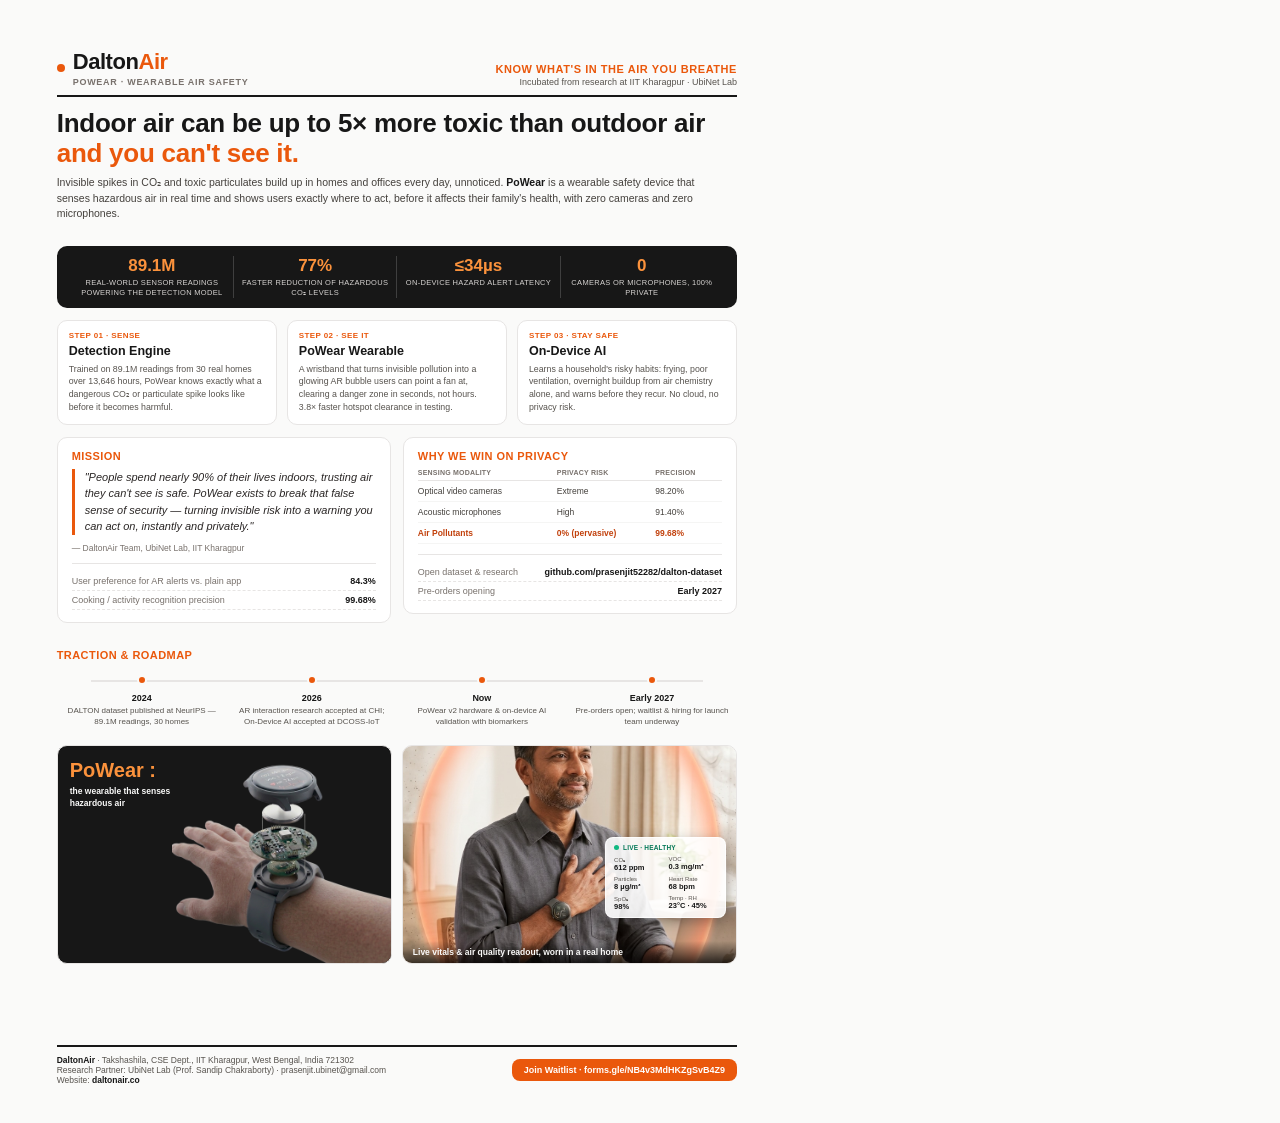
<file: onepager/DaltonAir_OnePager.html>
<!DOCTYPE html>
<html lang="en">
<head>
<meta charset="UTF-8">
<title>DaltonAir One-Pager</title>
<style>
  @page { size: A4; margin: 0; }
  * { box-sizing: border-box; margin: 0; padding: 0; }
  html, body {
    width: 210mm;
    height: 297mm;
    font-family: -apple-system, "Helvetica Neue", Arial, sans-serif;
    color: #171717;
    background: #FAFAF9;
    -webkit-print-color-adjust: exact;
    print-color-adjust: exact;
  }
  .page {
    width: 210mm;
    height: 297mm;
    padding: 13mm 15mm 10mm 15mm;
    display: flex;
    flex-direction: column;
  }
  .accent { color: #EA580C; }
  .dot { width: 8px; height: 8px; border-radius: 50%; background: #EA580C; display: inline-block; }

  /* Header */
  header {
    display: flex;
    justify-content: space-between;
    align-items: flex-end;
    border-bottom: 2px solid #171717;
    padding-bottom: 8px;
    margin-bottom: 12px;
  }
  .brand { display: flex; align-items: center; gap: 8px; }
  .brand-name { font-size: 22px; font-weight: 800; letter-spacing: -0.02em; }
  .brand-sub { font-size: 9px; color: #78716c; text-transform: uppercase; letter-spacing: 0.08em; font-weight: 600; margin-top: 2px; }
  .tagline-box { text-align: right; }
  .tagline { font-size: 11px; font-weight: 700; color: #EA580C; text-transform: uppercase; letter-spacing: 0.05em; }
  .tagline-2 { font-size: 9px; color: #57534e; margin-top: 2px; }

  /* Hero */
  .hero { margin-bottom: 12px; }
  .hero h1 {
    font-size: 26px;
    font-weight: 800;
    line-height: 1.15;
    letter-spacing: -0.01em;
    margin-bottom: 6px;
  }
  .hero p {
    font-size: 10.5px;
    color: #44403c;
    line-height: 1.5;
    max-width: 175mm;
  }
  .hero strong { color: #171717; font-weight: 700; }

  /* Stat strip */
  .stats {
    display: flex;
    justify-content: space-between;
    background: #171717;
    color: #FAFAF9;
    border-radius: 10px;
    padding: 10px 14px;
    margin: 12px 0;
  }
  .stat { text-align: center; flex: 1; }
  .stat .num { font-size: 17px; font-weight: 800; color: #FB923C; }
  .stat .lbl { font-size: 7.5px; color: #D6D3D1; text-transform: uppercase; letter-spacing: 0.04em; margin-top: 2px; line-height: 1.3; }
  .stat + .stat { border-left: 1px solid #3f3f3f; }

  /* Three pillars */
  .pillars { display: flex; gap: 10px; margin-bottom: 12px; }
  .pillar {
    flex: 1;
    border: 1px solid #E7E5E4;
    border-radius: 10px;
    padding: 10px 11px;
    background: white;
  }
  .pillar .step { font-size: 8px; font-weight: 700; color: #EA580C; text-transform: uppercase; letter-spacing: 0.05em; }
  .pillar h3 { font-size: 12.5px; font-weight: 800; margin: 4px 0 5px; }
  .pillar p { font-size: 8.8px; color: #57534e; line-height: 1.45; }

  /* Two column: mission + proof */
  .row2 { display: flex; gap: 12px; margin-bottom: 12px; }
  .col { flex: 1; }
  .card {
    border: 1px solid #E7E5E4;
    border-radius: 10px;
    padding: 12px 14px;
    background: white;
  }

  /* Roles / roadmap strip */
  .strip { display: flex; align-items: flex-start; gap: 10px; margin-bottom: 12px; }
  .role {
    flex: 1;
    border: 1px solid #E7E5E4;
    border-radius: 10px;
    padding: 10px 12px;
    background: white;
  }
  .role .tag { font-size: 7.5px; font-weight: 700; color: #EA580C; text-transform: uppercase; letter-spacing: 0.04em; }
  .role h4 { font-size: 11px; font-weight: 800; margin: 4px 0 4px; }
  .role p { font-size: 8.3px; color: #57534e; line-height: 1.4; }
  .role .loc { font-size: 7.5px; color: #a8a29e; margin-top: 6px; font-weight: 600; }

  /* Timeline */
  .timeline { margin: 14px 0 4px; }
  .timeline h3 {
    font-size: 11px; font-weight: 800; text-transform: uppercase; letter-spacing: 0.04em;
    color: #EA580C; margin-bottom: 14px;
  }
  .tl-track { display: flex; align-items: flex-start; position: relative; }
  .tl-track::before {
    content: ""; position: absolute; top: 5px; left: 5%; right: 5%; height: 2px; background: #E7E5E4;
  }
  .tl-item { flex: 1; text-align: center; position: relative; padding: 0 6px; }
  .tl-item .tl-dot { width: 10px; height: 10px; border-radius: 50%; background: #EA580C; border: 2px solid #FAFAF9; margin: 0 auto 8px; position: relative; z-index: 1; }
  .tl-item .tl-year { font-size: 9px; font-weight: 800; color: #171717; }
  .tl-item .tl-desc { font-size: 8px; color: #57534e; line-height: 1.4; margin-top: 2px; }
  .card h3 {
    font-size: 11px;
    font-weight: 800;
    text-transform: uppercase;
    letter-spacing: 0.04em;
    color: #EA580C;
    margin-bottom: 7px;
  }
  blockquote {
    font-size: 11px;
    font-style: italic;
    line-height: 1.5;
    color: #292524;
    border-left: 3px solid #EA580C;
    padding-left: 10px;
    margin-bottom: 8px;
  }
  .cite { font-size: 8.5px; color: #78716c; }

  table { width: 100%; border-collapse: collapse; font-size: 8.5px; }
  th { text-align: left; color: #78716c; text-transform: uppercase; font-size: 7px; letter-spacing: 0.03em; border-bottom: 1px solid #E7E5E4; padding-bottom: 4px; }
  td { padding: 5px 0; border-bottom: 1px solid #F5F5F4; color: #44403c; }
  tr.hl td { color: #C2410C; font-weight: 700; }

  .kv { display: flex; justify-content: space-between; font-size: 9px; padding: 4px 0; border-bottom: 1px dashed #E7E5E4; }
  .kv span:first-child { color: #78716c; }
  .kv span:last-child { font-weight: 700; }

  /* Showcase images */
  .showcase { display: flex; gap: 10px; margin: 14px 0; height: 58mm; }
  .showcase-img {
    flex: 1;
    border-radius: 10px;
    overflow: hidden;
    border: 1px solid #E7E5E4;
    position: relative;
    background: #171717;
  }
  .showcase-img img { width: 100%; height: 100%; object-fit: cover; display: block; }
  .showcase-img.contain img { object-fit: contain; object-position: bottom right; }
  .vitals-popup {
    position: absolute;
    top: 42%;
    right: 3%;
    width: 32mm;
    background: rgba(255,255,255,0.88);
    border: 1px solid rgba(255,255,255,0.7);
    border-radius: 8px;
    padding: 6px 8px;
    box-shadow: 0 4px 14px rgba(0,0,0,0.3);
  }
  .vp-status { display: flex; align-items: center; gap: 4px; font-size: 6.5px; font-weight: 800; text-transform: uppercase; letter-spacing: 0.03em; color: #047857; margin-bottom: 5px; }
  .vp-dot { width: 5px; height: 5px; border-radius: 50%; background: #10B981; display: inline-block; }
  .vp-grid { display: grid; grid-template-columns: 1fr 1fr; gap: 4px 6px; }
  .vp-grid > div { display: flex; flex-direction: column; }
  .vp-lbl { font-size: 6px; color: #57534e; }
  .vp-val { font-size: 7.5px; font-weight: 800; color: #171717; }
  .showcase-cap {
    position: absolute; left: 0; right: 0; bottom: 0;
    padding: 6px 10px;
    background: linear-gradient(to top, rgba(0,0,0,0.75), transparent);
    color: #FAFAF9;
    font-size: 8.5px;
    font-weight: 600;
  }
  .showcase-cap-left {
    position: absolute;
    top: 12px;
    left: 12px;
    max-width: 34mm;
    font-size: 20px;
    font-weight: 800;
    line-height: 1.2;
    color: #FB923C;
  }
  .showcase-cap-left .cap-sub {
    display: inline-block;
    margin-top: 4px;
    font-size: 8.5px;
    font-weight: 600;
    line-height: 1.4;
    color: #FAFAF9;
  }

  /* Footer */
  footer {
    border-top: 2px solid #171717;
    padding-top: 8px;
    margin-top: auto;
    display: flex;
    justify-content: space-between;
    align-items: center;
    font-size: 8.5px;
    color: #57534e;
  }
  footer .col-f { flex: 1; }
  footer strong { color: #171717; }
  .cta {
    background: #EA580C;
    color: white;
    font-weight: 700;
    padding: 6px 12px;
    border-radius: 8px;
    font-size: 9px;
    white-space: nowrap;
  }
</style>
</head>
<body>
<div class="page">

  <header>
    <div class="brand">
      <span class="dot"></span>
      <div>
        <div class="brand-name">Dalton<span class="accent">Air</span></div>
        <div class="brand-sub">PoWear &middot; Wearable Air Safety</div>
      </div>
    </div>
    <div class="tagline-box">
      <div class="tagline">Know what's in the air you breathe</div>
      <div class="tagline-2">Incubated from research at IIT Kharagpur &middot; UbiNet Lab</div>
    </div>
  </header>

  <div class="hero">
    <h1>Indoor air can be up to 5&times; more toxic than outdoor air <span class="accent">and you can't see it.</span></h1>
    <p>Invisible spikes in CO&#8322; and toxic particulates build up in homes and offices every day, unnoticed. <strong>PoWear</strong> is a wearable safety device that senses hazardous air in real time and shows users exactly where to act, before it affects their family's health, with zero cameras and zero microphones.</p>
  </div>

  <div class="stats">
    <div class="stat"><div class="num">89.1M</div><div class="lbl">Real-world sensor readings powering the detection model</div></div>
    <div class="stat"><div class="num">77%</div><div class="lbl">Faster reduction of hazardous CO&#8322; levels</div></div>
    <div class="stat"><div class="num">&le;34&micro;s</div><div class="lbl">On-device hazard alert latency</div></div>
    <div class="stat"><div class="num">0</div><div class="lbl">Cameras or microphones, 100% private</div></div>
  </div>

  <div class="pillars">
    <div class="pillar">
      <div class="step">Step 01 &middot; Sense</div>
      <h3>Detection Engine</h3>
      <p>Trained on 89.1M readings from 30 real homes over 13,646 hours, PoWear knows exactly what a dangerous CO&#8322; or particulate spike looks like before it becomes harmful.</p>
    </div>
    <div class="pillar">
      <div class="step">Step 02 &middot; See It</div>
      <h3>PoWear Wearable</h3>
      <p>A wristband that turns invisible pollution into a glowing AR bubble users can point a fan at, clearing a danger zone in seconds, not hours. 3.8&times; faster hotspot clearance in testing.</p>
    </div>
    <div class="pillar">
      <div class="step">Step 03 &middot; Stay Safe</div>
      <h3>On-Device AI</h3>
      <p>Learns a household's risky habits: frying, poor ventilation, overnight buildup from air chemistry alone, and warns before they recur. No cloud, no privacy risk.</p>
    </div>
  </div>

  <div class="row2">
    <div class="col">
      <div class="card">
        <h3>Mission</h3>
        <blockquote>
          "People spend nearly 90% of their lives indoors, trusting air they can't see is safe. PoWear exists to break that false sense of security &mdash; turning invisible risk into a warning you can act on, instantly and privately."
        </blockquote>
        <div class="cite">&mdash; DaltonAir Team, UbiNet Lab, IIT Kharagpur</div>
        <div style="margin-top:10px; padding-top:8px; border-top:1px solid #E7E5E4;">
          <div class="kv"><span>User preference for AR alerts vs. plain app</span><span>84.3%</span></div>
          <div class="kv"><span>Cooking / activity recognition precision</span><span>99.68%</span></div>
        </div>
      </div>
    </div>
    <div class="col">
      <div class="card">
        <h3>Why We Win on Privacy</h3>
        <table>
          <thead><tr><th>Sensing Modality</th><th>Privacy Risk</th><th>Precision</th></tr></thead>
          <tbody>
            <tr><td>Optical video cameras</td><td>Extreme</td><td>98.20%</td></tr>
            <tr><td>Acoustic microphones</td><td>High</td><td>91.40%</td></tr>
            <tr class="hl"><td>Air Pollutants</td><td>0% (pervasive)</td><td>99.68%</td></tr>
          </tbody>
        </table>
        <div style="margin-top:10px; padding-top:8px; border-top:1px solid #E7E5E4;">
          <div class="kv"><span>Open dataset & research</span><span>github.com/prasenjit52282/dalton-dataset</span></div>
          <div class="kv"><span>Pre-orders opening</span><span>Early 2027</span></div>
        </div>
      </div>
    </div>
  </div>

  <div class="timeline">
    <h3>Traction & Roadmap</h3>
    <div class="tl-track">
      <div class="tl-item"><div class="tl-dot"></div><div class="tl-year">2024</div><div class="tl-desc">DALTON dataset published at NeurIPS &mdash; 89.1M readings, 30 homes</div></div>
      <div class="tl-item"><div class="tl-dot"></div><div class="tl-year">2026</div><div class="tl-desc">AR interaction research accepted at CHI; On-Device AI accepted at DCOSS-IoT</div></div>
      <div class="tl-item"><div class="tl-dot"></div><div class="tl-year">Now</div><div class="tl-desc">PoWear v2 hardware &amp; on-device AI validation with biomarkers</div></div>
      <div class="tl-item"><div class="tl-dot"></div><div class="tl-year">Early 2027</div><div class="tl-desc">Pre-orders open; waitlist &amp; hiring for launch team underway</div></div>
    </div>
  </div>

  <div class="showcase">
    <div class="showcase-img contain">
      <img src="../assets/images/hero_image.png" alt="PoWear device render">
      <div class="showcase-cap-left">PoWear :<br><span class="cap-sub">the wearable that senses hazardous air</span></div>
    </div>
    <div class="showcase-img">
      <img src="../assets/images/user.jpg" alt="PoWear worn by a real user">
      <div class="vitals-popup">
        <div class="vp-status"><span class="vp-dot"></span>Live &middot; Healthy</div>
        <div class="vp-grid">
          <div><span class="vp-lbl">CO&#8322;</span><span class="vp-val">612 ppm</span></div>
          <div><span class="vp-lbl">VOC</span><span class="vp-val">0.3 mg/m&sup3;</span></div>
          <div><span class="vp-lbl">Particles</span><span class="vp-val">8 &micro;g/m&sup3;</span></div>
          <div><span class="vp-lbl">Heart Rate</span><span class="vp-val">68 bpm</span></div>
          <div><span class="vp-lbl">SpO&#8322;</span><span class="vp-val">98%</span></div>
          <div><span class="vp-lbl">Temp &middot; RH</span><span class="vp-val">23&deg;C &middot; 45%</span></div>
        </div>
      </div>
      <div class="showcase-cap">Live vitals &amp; air quality readout, worn in a real home</div>
    </div>
  </div>

  <footer>
    <div class="col-f">
      <strong>DaltonAir</strong> &middot; Takshashila, CSE Dept., IIT Kharagpur, West Bengal, India 721302<br>
      Research Partner: UbiNet Lab (Prof. Sandip Chakraborty) &middot; prasenjit.ubinet@gmail.com<br>
      Website: <strong>daltonair.co</strong>
    </div>
    <div class="cta">Join Waitlist &middot; forms.gle/NB4v3MdHKZgSvB4Z9</div>
  </footer>

</div>
</body>
</html>
</file>
